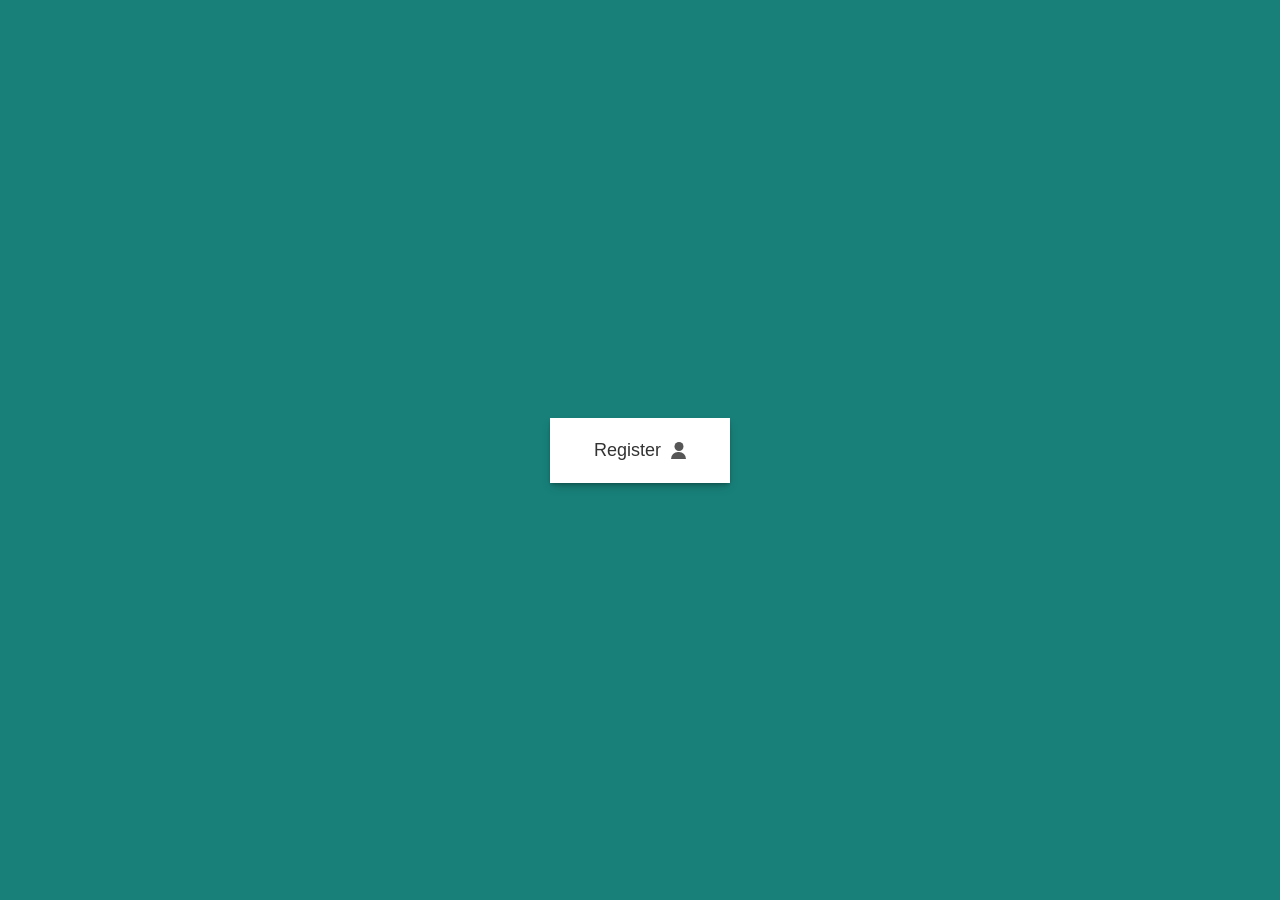
<file: index.html>
<!DOCTYPE html>
<html lang="en">
<head>
    <meta charset="UTF-8">
    <meta name="viewport" content="width=device-width, initial-scale=1.0">
    <title>Registration Page</title>
    <link rel="stylesheet" href="./css/page.css" type="text/css" media="all" />
</head>
<body>
  <input class="c-checkbox" type="checkbox" id="start">
<input class="c-checkbox" type="checkbox" id="progress2">
<input class="c-checkbox" type="checkbox" id="progress3">
<input class="c-checkbox" type="checkbox" id="finish">
<div class="c-form__progress"></div>

<div class="c-formContainer">
  <div class="c-welcome">Welcome aboard💕!
    <br>
        <a href="login.html" class="cl-login05__next"><span>./>Sign-in</span></a>

        <!-- <button class="cl-login05__next" a ><span>./>Sign-in</span></button> -->
        
  </div>
  <form class="c-form" action="">
    <div class="c-form__group">
      <label class="c-form__label" for="username">
                    <input
                        type="text"
                        id="username"
                        class="c-form__input"
                        placeholder=" "
                        pattern="[^\s]+"
                        required>

                    <label class="c-form__next" for="progress2" role="button">
                        <span class="c-form__nextIcon"></span>
                    </label>

      <span class="c-form__groupLabel">Create your username.</span>
      <b class="c-form__border"></b>
      </label>
    </div>

    <div class="c-form__group">
      <label class="c-form__label" for="femail">
                    <input
                        type="email"
                        id="femail"
                        class="c-form__input"
                        placeholder=" "
                        pattern="[A-Za-z0-9._%+-]+@[A-Za-z0-9.-]+\.[A-Za-z]{1,63}$"
                        required>

                    <label class="c-form__next" for="progress3" role="button">
                        <span class="c-form__nextIcon"></span>
                    </label>

      <span class="c-form__groupLabel">What's your email?</span>
      <b class="c-form__border"></b>
      </label>
    </div>

    <div class="c-form__group">
      <label class="c-form__label" for="fpass">
                    <input
                        type="password"
                        id="fpass"
                        class="c-form__input"
                        placeholder=" "
                        required>

                    <label class="c-form__next" for="finish" role="button">
                        <span class="c-form__nextIcon"></span>
                    </label>

      <span class="c-form__groupLabel">Create your password.</span>
      <b class="c-form__border"></b>
      </label>
    </div>

    <label class="c-form__toggle" for="start">Register<span class="c-form__toggleIcon"></span></label>
  </form>
</div>
</body>
</html>
</file>
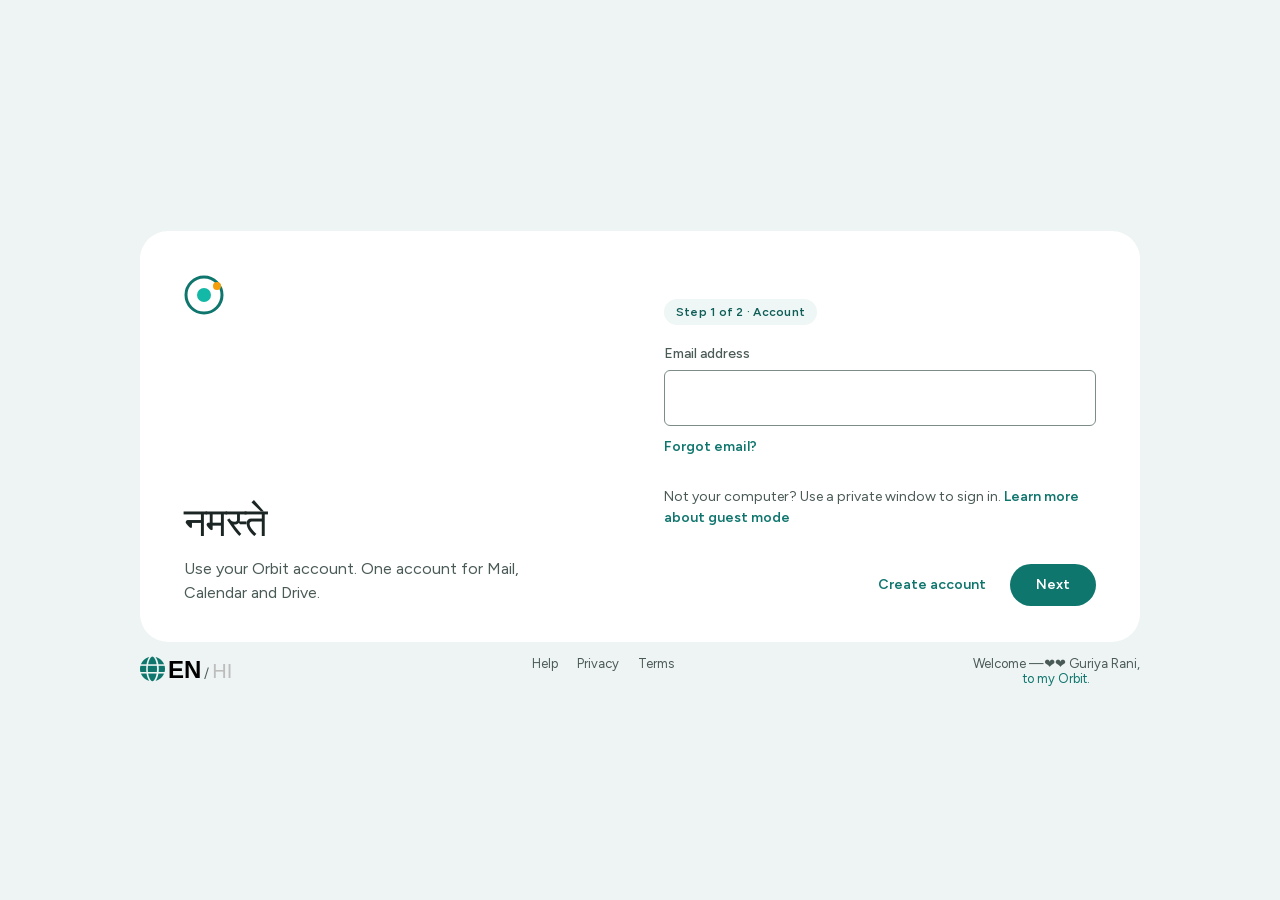
<file: login.html>
<!doctype html>
<html lang="en">
<head>
  <meta charset="utf-8">
  <meta name="viewport" content="width=device-width, initial-scale=1">
  <title>Welcome to my Orbit!</title>
  <link rel="stylesheet" href="https://cdnjs.cloudflare.com/ajax/libs/font-awesome/6.5.2/css/all.min.css">
  
  	<link rel="stylesheet" href="css/style.css">
</head>
<body>
  <main class="cl-login05-demo">
    <section class="cl-login05" aria-labelledby="cl-login05-title">
      <div class="cl-login05__bar" aria-hidden="true" data-bar></div>

      <div class="cl-login05__intro">
        <span class="cl-login05__logo" aria-hidden="true">
          <svg viewBox="0 0 40 40" width="40" height="40"><circle cx="20" cy="20" r="18" fill="none" stroke="#0f766e" stroke-width="3"/><circle cx="20" cy="20" r="7" fill="#14b8a6"/><circle cx="33" cy="11" r="4" fill="#f59e0b"/></svg>
        </span>
        <video id="video" width="300" muted autoplay playsinline>
    <source src="./css/Face id.mp4" type="video/mp4">
  </video>
        <h1 class="cl-login05__title" id="cl-login05-title" data-heading>नमस्ते </h1>
        <p class="cl-login05__lead" data-lead>Use your Orbit account. One account for Mail, Calendar and Drive.</p>
        <div class="cl-login05__who" data-who hidden>
          <span class="cl-login05__avatar" aria-hidden="true" data-avatar>A</span>
          <span class="cl-login05__who-email" data-who-email></span>
          <button class="cl-login05__notyou" type="button" data-back>Not you?</button>
        </div>
      </div>

      <div class="cl-login05__steps">
        <form class="cl-login05__step" data-step="email" novalidate>
          <p class="cl-login05__stepnum">Step 1 of 2 &middot; Account</p>
          <div class="cl-login05__field" data-field>
            <label class="cl-login05__label" for="cl-login05-email">Email address</label>
            <input class="cl-login05__input" id="cl-login05-email" name="email" type="email" autocomplete="username" required data-msg="Enter an email address." aria-describedby="cl-login05-email-err">
            <p class="cl-login05__error" id="cl-login05-email-err" data-error></p>
          </div>
          <a class="cl-login05__link" href="mailto:sarita.dev@atomic.io">Forgot email?</a>
          <p class="cl-login05__note">Not your computer? Use a private window to sign in. <a class="cl-login05__link" href="#">Learn more about guest mode</a></p>
          <div class="cl-login05__actions">
            <a class="cl-login05__text-btn" href="index.html">Create account</a>
            <button class="cl-login05__next" type="submit">Next</button>
          </div>
        </form>

        <form class="cl-login05__step" data-step="password" novalidate hidden>
          <p class="cl-login05__stepnum">Step 2 of 2 &middot; Password</p>
          <div class="cl-login05__field" data-field>
            <label class="cl-login05__label" for="cl-login05-pw">Enter your password</label>
            <div class="cl-login05__pw">
              <input class="cl-login05__input" id="cl-login05-pw" name="password" type="password" autocomplete="current-password" required minlength="8" data-msg="Enter a password." aria-describedby="cl-login05-pw-err">
              <button class="cl-login05__eye" type="button" aria-label="Show password" aria-pressed="false" aria-controls="cl-login05-pw" data-pw-toggle>
                <svg class="cl-login05__eye-on" viewBox="0 0 24 24" width="20" height="20" fill="none" stroke="currentColor" stroke-width="1.8" stroke-linecap="round" stroke-linejoin="round" aria-hidden="true"><path d="M2 12s3.6-7 10-7 10 7 10 7-3.6 7-10 7S2 12 2 12Z"/><circle cx="12" cy="12" r="3"/></svg>
                <svg class="cl-login05__eye-off" viewBox="0 0 24 24" width="20" height="20" fill="none" stroke="currentColor" stroke-width="1.8" stroke-linecap="round" stroke-linejoin="round" aria-hidden="true"><path d="M3 3l18 18M10.6 5.1A10.8 10.8 0 0 1 12 5c6.4 0 10 7 10 7a17.6 17.6 0 0 1-3.2 4.1M6.6 6.6C3.9 8.3 2 12 2 12s3.6 7 10 7a9.8 9.8 0 0 0 5.4-1.6M9.9 9.9a3 3 0 0 0 4.2 4.2"/></svg>
              </button>
            </div>
            <p class="cl-login05__error" id="cl-login05-pw-err" data-error></p>
          </div>
          <div class="cl-login05__actions">
            <a class="cl-login05__text-btn" href="mailto:sarita.dev@atomicmail.io">Forgot password?</a>
            <button class="cl-login05__next" type="submit">Next</button>
          </div>
        </form>

        <div class="cl-login05__done" data-success tabindex="-1" hidden>
          <span class="cl-login05__done-icon" aria-hidden="true"><svg viewBox="0 0 24 24" width="30" height="30" fill="none" stroke="currentColor" stroke-width="2.4" stroke-linecap="round" stroke-linejoin="round"><path d="m5 12.5 4.5 4.5L19 7.5"/></svg></span>
          <h2 class="cl-login05__done-title">You&rsquo;re signed in</h2>
          <p class="cl-login05__note" data-done-text></p>
          <div class="cl-login05__actions">
            <button class="cl-login05__text-btn" type="button" data-reset>Sign out</button>
          </div>
        </div>

        <div class="cl-login05__live" role="status" aria-live="polite" data-live></div>
      </div>
    </section>

    <footer class="cl-login05__footer">

      <div class="language-switcher">
        <!-- <i class="fa-solid fa-earth-americas"></i> -->
        <i class="fa-solid fa-globe"></i>
  <a href="#switcher" class="language language--active">EN</a>
  <span>/</span>
  <a href="#switcher" class="language">HI</a>
</div>

      <!-- <div class="preview">
  <div class="switcher" id="switcher">
    <p class="switcher-title"></p>

    <a
      href="#switcher"
      class="language language--active"
    >
      EN
    </a>

    <span>/</span>

    <a
      href="#switcher"
      class="language"
    >
      UA
    </a>
  </div>
</div> -->
      <!-- <span>English (UK)</span> -->
       <!-- <a
      href="#switcher"
      class="language language--active"
    >
      EN
    </a>

    <span>/</span>

    <a
      href="#switcher"
      class="language"
    >
      UA
    </a> -->
      <span><a class="cl-login05__footlink" href="#">Help</a> <a class="cl-login05__footlink" href="#">Privacy</a> <a class="cl-login05__footlink" href="#">Terms</a></span>
      <span class="cl-login05__demo">Welcome &mdash;❤️❤️ Guriya Rani, <br><center><span style="color: #0f766e;"> to my Orbit.</span></center></span>
    </footer>
  </main>
	<script src="js/snippet.js"></script>
</body>
</html>
</file>
<file: css/page.css>
body {
  font-family: "Open Sans", sans-serif;
  margin: 0;
  height: 100vh;
  display: grid;
  place-items: center;
  background-color: #188079;
  position: relative;
  overflow: hidden;
}
/* .cl-login05__text-btn {
  display: inline-flex;
  align-items: center;
  justify-content: center;
  min-height: 42px;
  padding: 0 16px;
  border: 0;
  border-radius: 999px;
  background: none;
  color: #023632f1;
  font: inherit;
  font-size: 30px;
  font-weight: 750;
  text-decoration: none;
  cursor: pointer; */

  /* Center horizontally
  position: absolute;
  left: 50%;
  transform: translateX(-50%); */

  /* Place at the bottom */
  /* bottom: -155px;
} */

.cl-login05__next {
  display: inline-flex;
  align-items: center;
  justify-content: center;
  min-height: 52px;
  padding: 0 22px;
  border: 0;
  border-radius: 999px;
  background: #023632f1;
  color: #188079;
  font: inherit;
  font-size: 30px;
  font-weight: 700;
  text-decoration: none;
  cursor: pointer;
  transition: background-color .15s ease, box-shadow .15s ease;

   /* Center horizontally */
  position: absolute;
  left: 50%;
  transform: translateX(-50%); 

  /* Place at the bottom */
   bottom: -155px;
}

.cl-login05__next:hover {
  background: var(--cl-login05-accent-dark);
  box-shadow: 0 2px 8px rgba(5, 244, 224, 0.35);
}

.cl-login05__next span:hover{
  color: white;
}

.c-checkbox {
  display: none;
}

.c-checkbox:nth-of-type(1):checked ~ .c-formContainer .c-form__toggle {
  visibility: hidden;
  opacity: 0;
  transform: scale(0.7);
}
.c-checkbox:nth-of-type(1):checked ~ .c-formContainer .c-form {
  width: 382px;
}
.c-checkbox:nth-of-type(1):checked ~ .c-formContainer .c-form .c-form__group:nth-child(1) {
  visibility: visible;
  opacity: 1;
}
.c-checkbox:nth-of-type(1):checked ~ .c-formContainer .c-form .c-form__group:nth-child(1) .c-form__border {
  width: 100%;
}
.c-checkbox:nth-of-type(1):checked ~ .c-formContainer .c-form .c-form__group:nth-child(1) .c-form__input:not(:placeholder-shown):invalid ~ .c-form__border,
.c-checkbox:nth-of-type(1):checked ~ .c-formContainer .c-form .c-form__group:nth-child(1) .c-form__input:not(:placeholder-shown):invalid ~ .c-form__next {
  color: #ff0033;
}
.c-checkbox:nth-of-type(1):checked ~ .c-formContainer .c-form .c-form__group:nth-child(1) .c-form__input:required:valid ~ .c-form__next {
  pointer-events: initial;
  color: #565656;
}

.c-checkbox:nth-of-type(2):checked ~ .c-form__progress {
  width: 33.3333333333vw;
}
.c-checkbox:nth-of-type(2):checked ~ .c-formContainer .c-form .c-form__group:nth-child(1) {
  visibility: hidden;
  opacity: 0;
}
.c-checkbox:nth-of-type(2):checked ~ .c-formContainer .c-form .c-form__group:nth-child(1) .c-form__border {
  width: 0;
}
.c-checkbox:nth-of-type(2):checked ~ .c-formContainer .c-form .c-form__group:nth-child(2) {
  visibility: visible;
  opacity: 1;
}
.c-checkbox:nth-of-type(2):checked ~ .c-formContainer .c-form .c-form__group:nth-child(2) .c-form__border {
  width: 100%;
}
.c-checkbox:nth-of-type(2):checked ~ .c-formContainer .c-form .c-form__group:nth-child(2) .c-form__input:not(:placeholder-shown):invalid ~ .c-form__border,
.c-checkbox:nth-of-type(2):checked ~ .c-formContainer .c-form .c-form__group:nth-child(2) .c-form__input:not(:placeholder-shown):invalid ~ .c-form__next {
  color: #ff0033;
}
.c-checkbox:nth-of-type(2):checked ~ .c-formContainer .c-form .c-form__group:nth-child(2) .c-form__input:required:valid ~ .c-form__next {
  pointer-events: initial;
  color: #565656;
}

.c-checkbox:nth-of-type(3):checked ~ .c-form__progress {
  width: 66.6666666667vw;
}
.c-checkbox:nth-of-type(3):checked ~ .c-formContainer .c-form .c-form__group:nth-child(2) {
  visibility: hidden;
  opacity: 0;
}
.c-checkbox:nth-of-type(3):checked ~ .c-formContainer .c-form .c-form__group:nth-child(2) .c-form__border {
  width: 0;
}
.c-checkbox:nth-of-type(3):checked ~ .c-formContainer .c-form .c-form__group:nth-child(3) {
  visibility: visible;
  opacity: 1;
}
.c-checkbox:nth-of-type(3):checked ~ .c-formContainer .c-form .c-form__group:nth-child(3) .c-form__border {
  width: 100%;
}
.c-checkbox:nth-of-type(3):checked ~ .c-formContainer .c-form .c-form__group:nth-child(3) .c-form__input:not(:placeholder-shown):invalid ~ .c-form__border,
.c-checkbox:nth-of-type(3):checked ~ .c-formContainer .c-form .c-form__group:nth-child(3) .c-form__input:not(:placeholder-shown):invalid ~ .c-form__next {
  color: #ff0033;
}
.c-checkbox:nth-of-type(3):checked ~ .c-formContainer .c-form .c-form__group:nth-child(3) .c-form__input:required:valid ~ .c-form__next {
  pointer-events: initial;
  color: #565656;
}

#finish:checked ~ .c-form__progress {
  width: 100vw;
}
#finish:checked ~ .c-formContainer .c-form {
  transition: opacity 0.2s 0.1s, transform 0.3s;
  opacity: 0;
  transform: translateX(50%) scaleX(0);
}
#finish:checked ~ .c-formContainer .c-form .c-form__group:nth-child(3) {
  transition: 0s;
  visibility: hidden;
  opacity: 0;
}
#finish:checked ~ .c-formContainer .c-form .c-form__group:nth-child(3) .c-form__border {
  width: 0;
}
#finish:checked ~ .c-formContainer .c-welcome {
  opacity: 1;
}

.c-formContainer {
  width: 180px;
  height: 65px;
  z-index: 1;
  display: flex;
  justify-content: center;
}

.c-welcome {
  position: absolute;
  width: max-content;
  height: inherit;
  font-size: 40px;
  color: #ffffff;
  opacity: 0;
  transition: 0.3s;
}

.c-form {
  position: relative;
  width: inherit;
  height: inherit;
  background-color: #ffffff;
  box-shadow: 0 5px 10px -2px rgba(0, 0, 0, 0.2), 0 2px 4px -1px rgba(0, 0, 0, 0.3);
}

.c-form__toggle {
  width: inherit;
  height: inherit;
  font-size: 18px;
  color: #333333;
  cursor: pointer;
  transition: 0.2s;
  display: flex;
  align-items: center;
  justify-content: center;
}

.c-form__toggleIcon {
  display: inline-block;
  margin-left: 10px;
  position: relative;
  width: 15px;
  height: 17px;
}
.c-form__toggleIcon::before, .c-form__toggleIcon::after {
  content: "";
  position: absolute;
  background-color: #565656;
}
.c-form__toggleIcon::before {
  left: 50%;
  transform: translateX(-50%);
  width: 9px;
  height: 9px;
  border-radius: 50%;
}
.c-form__toggleIcon::after {
  bottom: 0;
  width: 100%;
  height: 7px;
  border-radius: 7px 7px 0 0;
}

.c-form__group {
  width: 100%;
  height: 100%;
  visibility: hidden;
  opacity: 0;
  padding: 12px 15px;
  box-sizing: border-box;
  transition: 0.2s 0.2s;
  position: absolute;
}

.c-form__label {
  position: relative;
  cursor: pointer;
  width: calc(100% - 40px);
  height: 100%;
  display: flex;
  align-items: flex-end;
}

.c-form__input {
  font-size: 20px;
  font-family: inherit;
  width: 100%;
  height: 90%;
  border: 0;
  outline: 0;
  color: #333333;
  box-sizing: border-box;
  cursor: pointer;
}
.c-form__input:focus ~ .c-form__groupLabel, .c-form__input:not(:placeholder-shown) ~ .c-form__groupLabel {
  font-size: 10px;
  top: -4px;
  transform: translateY(0);
  color: #333333;
}
.c-form__input:focus ~ .c-form__border,
.c-form__input:focus ~ .c-form__next, .c-form__input:not(:placeholder-shown) ~ .c-form__border,
.c-form__input:not(:placeholder-shown) ~ .c-form__next {
  transition: 0.3s;
}
.c-form__input:focus {
  cursor: initial;
}

.c-form__groupLabel {
  position: absolute;
  top: 50%;
  transform: translateY(-50%);
  transition: 0.2s;
}

.c-form__border {
  position: absolute;
  width: 0;
  height: 3px;
  color: #115e59;
  background-color: currentColor;
  transition: 1s 0.2s ease-out;
}

.c-form__next {
  color: #115e59;
  position: absolute;
  right: -40px;
  height: 100%;
  width: 40px;
  cursor: pointer;
  pointer-events: none;
  display: flex;
  align-items: center;
  justify-content: flex-end;
}

.c-form__nextIcon {
  position: relative;
  right: 1.5px;
  width: 20px;
  height: 3px;
  background-color: currentColor;
}
.c-form__nextIcon::before, .c-form__nextIcon::after {
  content: "";
  position: absolute;
  right: -1.5px;
  width: 15px;
  height: 3px;
  background-color: inherit;
}
.c-form__nextIcon::before {
  bottom: -1.5px;
  transform-origin: top right;
  transform: rotate(45deg);
}
.c-form__nextIcon::after {
  top: -1.5px;
  transform-origin: bottom right;
  transform: rotate(-45deg);
}

.c-form__progress {
  position: fixed;
  left: 0;
  height: 100%;
  width: 0;
  background-color: #115e59;
  transition: 0.3s;
}
</file>
<file: css/style.css>
/* login-page-05 - Colorlib
 * Every style this snippet uses, and nothing else. No framework, no build step.
 */

/* Keeps a host page's framework base styles (Bootstrap's reboot) off this
   snippet: every element starts from the browser default, then this sheet
   styles it. On its own page it changes nothing. */
:where(html) :is(html,body,div,span,p,a,h1,h2,h3,h4,h5,h6,label,input,select,option,optgroup,textarea,button,form,fieldset,legend,ul,ol,li,dl,dt,dd,figure,figcaption,section,article,header,footer,nav,main,aside,strong,b,em,i,small,sub,sup,blockquote,pre,code,picture,progress,output,summary,details,address,abbr,mark), :is(html, body) {
  all: revert;
}
:where(html) input::-webkit-datetime-edit,
:where(html) input::-webkit-datetime-edit-fields-wrapper,
:where(html) input::-webkit-datetime-edit-text,
:where(html) input::-webkit-datetime-edit-month-field,
:where(html) input::-webkit-datetime-edit-day-field,
:where(html) input::-webkit-datetime-edit-year-field {
  all: revert;
}
/* Chrome maps the hidden attribute to display:none below author styles, so the
   revert above would show every hidden element. Put it back at the weight of
   one class: the snippet's own class rules can still override it, as they
   could the browser default. */
:where(html) [hidden]:where(:not([hidden="until-found" i])) {
  display: none;
}
:where(html) :is(img, svg) {
  vertical-align: revert;
}
:where(html) :is(img, table, thead, tbody, tfoot, tr, th, td, caption, hr, iframe, video) {
  box-sizing: revert;
}
:where(html) img {
  border-style: revert;
}
:where(html) table {
  border-collapse: revert;
  caption-side: revert;
}
:where(html) caption {
  padding-top: revert;
  padding-bottom: revert;
  color: revert;
  text-align: revert;
}
:where(html) th {
  text-align: revert;
}
:where(html) :is(thead, tbody, tfoot, tr, td, th) {
  border-color: revert;
  border-style: revert;
  border-width: revert;
}
:where(html) hr {
  margin: revert;
  color: revert;
  background-color: revert;
  border: revert;
  opacity: revert;
  height: revert;
  overflow: revert;
}

@font-face {
  font-family: 'Figtree';
  font-style: normal;
  font-weight: 400;
  font-display: swap;
  src: url(../fonts/figtree-400-latin-ext.woff2) format('woff2');
  unicode-range: U+0100-02BA, U+02BD-02C5, U+02C7-02CC, U+02CE-02D7, U+02DD-02FF, U+0304, U+0308, U+0329, U+1D00-1DBF, U+1E00-1E9F, U+1EF2-1EFF, U+2020, U+20A0-20AB, U+20AD-20C0, U+2113, U+2C60-2C7F, U+A720-A7FF;
}

@font-face {
  font-family: 'Figtree';
  font-style: normal;
  font-weight: 400;
  font-display: swap;
  src: url(../fonts/figtree-400-latin.woff2) format('woff2');
  unicode-range: U+0000-00FF, U+0131, U+0152-0153, U+02BB-02BC, U+02C6, U+02DA, U+02DC, U+0304, U+0308, U+0329, U+2000-206F, U+20AC, U+2122, U+2191, U+2193, U+2212, U+2215, U+FEFF, U+FFFD;
}

@font-face {
  font-family: 'Figtree';
  font-style: normal;
  font-weight: 500;
  font-display: swap;
  src: url(../fonts/figtree-500-latin-ext.woff2) format('woff2');
  unicode-range: U+0100-02BA, U+02BD-02C5, U+02C7-02CC, U+02CE-02D7, U+02DD-02FF, U+0304, U+0308, U+0329, U+1D00-1DBF, U+1E00-1E9F, U+1EF2-1EFF, U+2020, U+20A0-20AB, U+20AD-20C0, U+2113, U+2C60-2C7F, U+A720-A7FF;
}

@font-face {
  font-family: 'Figtree';
  font-style: normal;
  font-weight: 500;
  font-display: swap;
  src: url(../fonts/figtree-500-latin.woff2) format('woff2');
  unicode-range: U+0000-00FF, U+0131, U+0152-0153, U+02BB-02BC, U+02C6, U+02DA, U+02DC, U+0304, U+0308, U+0329, U+2000-206F, U+20AC, U+2122, U+2191, U+2193, U+2212, U+2215, U+FEFF, U+FFFD;
}

@font-face {
  font-family: 'Figtree';
  font-style: normal;
  font-weight: 600;
  font-display: swap;
  src: url(../fonts/figtree-600-latin-ext.woff2) format('woff2');
  unicode-range: U+0100-02BA, U+02BD-02C5, U+02C7-02CC, U+02CE-02D7, U+02DD-02FF, U+0304, U+0308, U+0329, U+1D00-1DBF, U+1E00-1E9F, U+1EF2-1EFF, U+2020, U+20A0-20AB, U+20AD-20C0, U+2113, U+2C60-2C7F, U+A720-A7FF;
}

@font-face {
  font-family: 'Figtree';
  font-style: normal;
  font-weight: 600;
  font-display: swap;
  src: url(../fonts/figtree-600-latin.woff2) format('woff2');
  unicode-range: U+0000-00FF, U+0131, U+0152-0153, U+02BB-02BC, U+02C6, U+02DA, U+02DC, U+0304, U+0308, U+0329, U+2000-206F, U+20AC, U+2122, U+2191, U+2193, U+2212, U+2215, U+FEFF, U+FFFD;
}

@font-face {
  font-family: 'Figtree';
  font-style: normal;
  font-weight: 700;
  font-display: swap;
  src: url(../fonts/figtree-700-latin-ext.woff2) format('woff2');
  unicode-range: U+0100-02BA, U+02BD-02C5, U+02C7-02CC, U+02CE-02D7, U+02DD-02FF, U+0304, U+0308, U+0329, U+1D00-1DBF, U+1E00-1E9F, U+1EF2-1EFF, U+2020, U+20A0-20AB, U+20AD-20C0, U+2113, U+2C60-2C7F, U+A720-A7FF;
}

@font-face {
  font-family: 'Figtree';
  font-style: normal;
  font-weight: 700;
  font-display: swap;
  src: url(../fonts/figtree-700-latin.woff2) format('woff2');
  unicode-range: U+0000-00FF, U+0131, U+0152-0153, U+02BB-02BC, U+02C6, U+02DA, U+02DC, U+0304, U+0308, U+0329, U+2000-206F, U+20AC, U+2122, U+2191, U+2193, U+2212, U+2215, U+FEFF, U+FFFD;
}

.cl-icon {
  height: 1em;
  width: auto;
  fill: currentColor;
  display: inline-block;
}

body {
  margin: 0;
  background: #eef4f3;
  font-family: "Figtree", system-ui, -apple-system, "Segoe UI", Roboto, sans-serif;
}

.cl-login05-demo {
  display: flex;
  flex-direction: column;
  align-items: center;
  justify-content: center;
  min-height: 100vh;
  box-sizing: border-box;
  padding: 40px 16px 24px;
}

.cl-login05 {
  --cl-login05-ink: #1b2624;
  --cl-login05-muted: #4a5a57;
  --cl-login05-accent: #0f766e;
  --cl-login05-accent-dark: #115e59;
  --cl-login05-tint: #d9f0ec;
  --cl-login05-field: #7b8c89;
  --cl-login05-error: #b3261e;
  position: relative;
  display: grid;
  grid-template-columns: minmax(0, 1fr) minmax(0, 1fr);
  gap: 24px 48px;
  width: 100%;
  max-width: 1000px;
  min-height: 380px;
  box-sizing: border-box;
  padding: 44px clamp(24px, 5vw, 44px) 36px;
  overflow: hidden;
  border-radius: 28px;
  background: #fff;
  color: var(--cl-login05-ink);
  line-height: 1.5;
}

.cl-login05 *,
.cl-login05 *::before,
.cl-login05 *::after {
  box-sizing: border-box;
}

.cl-login05 [hidden] {
  display: none !important;
}

.cl-login05__bar {
  position: absolute;
  top: 0;
  left: 0;
  width: 100%;
  height: 4px;
  overflow: hidden;
  opacity: 0;
}

.cl-login05__bar::before {
  content: "";
  position: absolute;
  top: 0;
  left: -40%;
  width: 40%;
  height: 100%;
  background: var(--cl-login05-accent);
}

.cl-login05__bar.is-loading {
  opacity: 1;
}

.cl-login05__bar.is-loading::before {
  animation: cl-login05-load .9s ease-in-out infinite;
}

@keyframes cl-login05-load {
  to {
    left: 100%;
  }
}

.cl-login05__logo {
  display: block;
  margin-bottom: 20px;
}

.cl-login05__title {
  margin: 0 0 12px;
  font-size: clamp(30px, 4vw, 40px);
  font-weight: 500;
  letter-spacing: -.02em;
  line-height: 1.15;
}

.cl-login05__lead {
  max-width: 34ch;
  margin: 0;
  color: var(--cl-login05-muted);
  font-size: 16px;
}

.cl-login05__who {
  display: inline-flex;
  align-items: center;
  gap: 8px;
  max-width: 100%;
  margin-top: 16px;
  padding: 4px 4px 4px 4px;
  border: 1px solid #c4d1ce;
  border-radius: 999px;
  font-size: 14px;
}

.cl-login05__avatar {
  display: grid;
  place-items: center;
  flex: 0 0 auto;
  width: 28px;
  height: 28px;
  border-radius: 50%;
  background: #7c3aed;
  color: #fff;
  font-size: 13px;
  font-weight: 700;
}

.cl-login05__who-email {
  min-width: 0;
  overflow: hidden;
  font-weight: 500;
  text-overflow: ellipsis;
  white-space: nowrap;
}

.cl-login05__notyou {
  flex: 0 0 auto;
  min-height: 30px;
  padding: 0 12px;
  border: 0;
  border-radius: 999px;
  background: var(--cl-login05-tint);
  color: var(--cl-login05-accent-dark);
  font: inherit;
  font-size: 13px;
  font-weight: 600;
  cursor: pointer;
}

.cl-login05__notyou:hover {
  background: #c3e8e1;
}

.cl-login05__steps {
  padding-top: 24px;
}

.cl-login05__stepnum {
  display: inline-block;
  margin: 0 0 18px;
  padding: 4px 12px;
  border-radius: 999px;
  background: #eef7f5;
  color: var(--cl-login05-accent-dark);
  font-size: 12px;
  font-weight: 600;
  letter-spacing: .02em;
}

.cl-login05__step,
.cl-login05__done {
  animation: cl-login05-in .28s ease-out both;
}

@keyframes cl-login05-in {
  from {
    opacity: 0;
    transform: translateX(24px);
  }
}

.cl-login05__field {
  position: relative;
  margin-bottom: 8px;
}

.cl-login05__label {
  display: block;
  margin-bottom: 6px;
  color: var(--cl-login05-muted);
  font-size: 14px;
  font-weight: 500;
}

.cl-login05__input {
  display: block;
  width: 100%;
  min-height: 56px;
  padding: 14px 16px;
  border: 1px solid var(--cl-login05-field);
  border-radius: 6px;
  background: #fff;
  color: var(--cl-login05-ink);
  font: inherit;
  font-size: 17px;
  transition: border-color .15s ease, box-shadow .15s ease;
}

.cl-login05__input:hover {
  border-color: var(--cl-login05-ink);
}

.cl-login05__input:focus {
  outline: none;
  border-color: var(--cl-login05-accent);
  box-shadow: inset 0 0 0 1px var(--cl-login05-accent);
}

.cl-login05__pw {
  position: relative;
}

.cl-login05__pw .cl-login05__input {
  padding-right: 58px;
}

.cl-login05__eye {
  position: absolute;
  top: 6px;
  right: 6px;
  display: grid;
  place-items: center;
  width: 44px;
  height: 44px;
  border: 0;
  border-radius: 50%;
  background: transparent;
  color: var(--cl-login05-muted);
  cursor: pointer;
}

.cl-login05__eye:hover {
  background: #eef4f3;
  color: var(--cl-login05-ink);
}

.cl-login05__eye-off,
.cl-login05__eye[aria-pressed="true"] .cl-login05__eye-on {
  display: none;
}

.cl-login05__eye[aria-pressed="true"] .cl-login05__eye-off {
  display: block;
}

.cl-login05__error {
  display: flex;
  align-items: center;
  gap: 6px;
  margin: 6px 0 0;
  color: var(--cl-login05-error);
  font-size: 13px;
}

.cl-login05__error::before {
  content: "!";
  display: inline-grid;
  place-items: center;
  width: 16px;
  height: 16px;
  border-radius: 50%;
  background: var(--cl-login05-error);
  color: #fff;
  font-size: 11px;
  font-weight: 700;
}

.cl-login05__error:empty {
  display: none;
}

.cl-login05__field.is-error .cl-login05__input {
  border-color: var(--cl-login05-error);
  box-shadow: inset 0 0 0 1px var(--cl-login05-error);
}

.cl-login05__field.is-error .cl-login05__label {
  color: var(--cl-login05-error);
}

.cl-login05__link {
  color: var(--cl-login05-accent);
  font-size: 14px;
  font-weight: 600;
  text-decoration: none;
  border-radius: 4px;
}

.cl-login05__link:hover {
  text-decoration: underline;
}

.cl-login05__note {
  margin: 28px 0 0;
  color: var(--cl-login05-muted);
  font-size: 14px;
}

.cl-login05__actions {
  display: flex;
  align-items: center;
  justify-content: flex-end;
  gap: 8px;
  margin-top: 36px;
}

.cl-login05__text-btn {
  display: inline-flex;
  align-items: center;
  min-height: 42px;
  padding: 0 16px;
  border: 0;
  border-radius: 999px;
  background: none;
  color: var(--cl-login05-accent);
  font: inherit;
  font-size: 14px;
  font-weight: 600;
  text-decoration: none;
  cursor: pointer;
}

.cl-login05__text-btn:hover {
  background: #eef7f5;
}

.cl-login05__next {
  min-height: 42px;
  padding: 0 26px;
  border: 0;
  border-radius: 999px;
  background: var(--cl-login05-accent);
  color: #fff;
  font: inherit;
  font-size: 14px;
  font-weight: 600;
  cursor: pointer;
  transition: background-color .15s ease, box-shadow .15s ease;
}

.cl-login05__next:hover {
  background: var(--cl-login05-accent-dark);
  box-shadow: 0 2px 8px rgba(15, 118, 110, .35);
}

.cl-login05__notyou:focus-visible,
.cl-login05__eye:focus-visible,
.cl-login05__link:focus-visible,
.cl-login05__text-btn:focus-visible,
.cl-login05__next:focus-visible,
.cl-login05__footlink:focus-visible {
  outline: 3px solid var(--cl-login05-accent);
  outline-offset: 2px;
}

.cl-login05__live {
  position: absolute;
  width: 1px;
  height: 1px;
  overflow: hidden;
  clip-path: inset(50%);
  white-space: nowrap;
}

.cl-login05__done:focus {
  outline: none;
}

.cl-login05__done:focus-visible {
  outline: 3px solid var(--cl-login05-accent);
  outline-offset: 8px;
  border-radius: 12px;
}

.cl-login05__done-icon {
  display: inline-grid;
  place-items: center;
  width: 56px;
  height: 56px;
  border-radius: 50%;
  background: var(--cl-login05-tint);
  color: var(--cl-login05-accent-dark);
}

.cl-login05__done-title {
  margin: 14px 0 0;
  font-size: 22px;
  font-weight: 600;
}

.cl-login05__done .cl-login05__note {
  margin-top: 6px;
}

.cl-login05__footer {
  display: flex;
  flex-wrap: wrap;
  justify-content: space-between;
  gap: 8px 24px;
  width: 100%;
  max-width: 1000px;
  margin-top: 14px;
  padding: 0 12px;
  color: #4a5a57;
  font-size: 13px;
}

.cl-login05__footlink {
  margin-left: 16px;
  color: #4a5a57;
  text-decoration: none;
  border-radius: 4px;
}

.cl-login05__footlink:first-child {
  margin-left: 0;
}

.cl-login05__footlink:hover {
  text-decoration: underline;
}


/* .preview {
  width: 90px;
  min-height: 50px;
  display: flex;
  justify-content: center;
  align-items: center;

  box-sizing: border-box;
  padding: 3px;

  background: #fff;
  border-radius: 20px;
  box-shadow: 0 8px 25px rgba(0, 0, 0, 0.1);
}

.switcher {
  display: flex;
  justify-content: center;
  align-items: center;
  width: 100%;
  gap: 4px;

  font-family: Inter, sans-serif;
  font-size: 14px;
  font-weight: 300;

  &-title {
    margin-right: 20px;

    color: rgba(79, 79, 79, 1);
    font-size: 14px;
    font-weight: 300;
    line-height: 18px;
  }
} */

/* .language-switcher {
  display: inline-flex;
  align-items: center;
  gap: 3px;
} */

.fa-solid.fa-globe{
   color: #0f766e;
   font-size: 1.9em;
}

.language {
  color: rgba(189, 189, 189, 1);
  font-weight: 400;
   font-family: Inter, sans-serif;
  font-size: 20px;
  text-decoration: none;
  transition: color 0.3s ease;
}

.language--active {
  color: #000;
  font-weight: 550;
   font-family: Inter, sans-serif;
  font-size: 24px;
}


@media (max-width: 760px) {
  .cl-login05 {
    grid-template-columns: minmax(0, 1fr);
    gap: 8px;
    min-height: 0;
    padding-top: 32px;
  }

  .cl-login05__steps {
    padding-top: 16px;
  }

  .cl-login05__title {
    font-size: 28px;
  }

  .cl-login05__actions {
    justify-content: space-between;
  }

  .cl-login05__footer {
    justify-content: center;
  }
}

@media (prefers-reduced-motion: reduce) {
  .cl-login05 *,
  .cl-login05 *::before,
  .cl-login05 *::after {
    transition: none !important;
    animation: none !important;
  }
}

@media (max-width: 650px) {
  .fa-solid.fa-globe {
    font-size: 1.4em;
  }

  .language {
  font-weight: 400;
  font-size: 15px;
}

.language--active {
  font-weight: 550;
  font-size: 18px;
}
}
</file>
